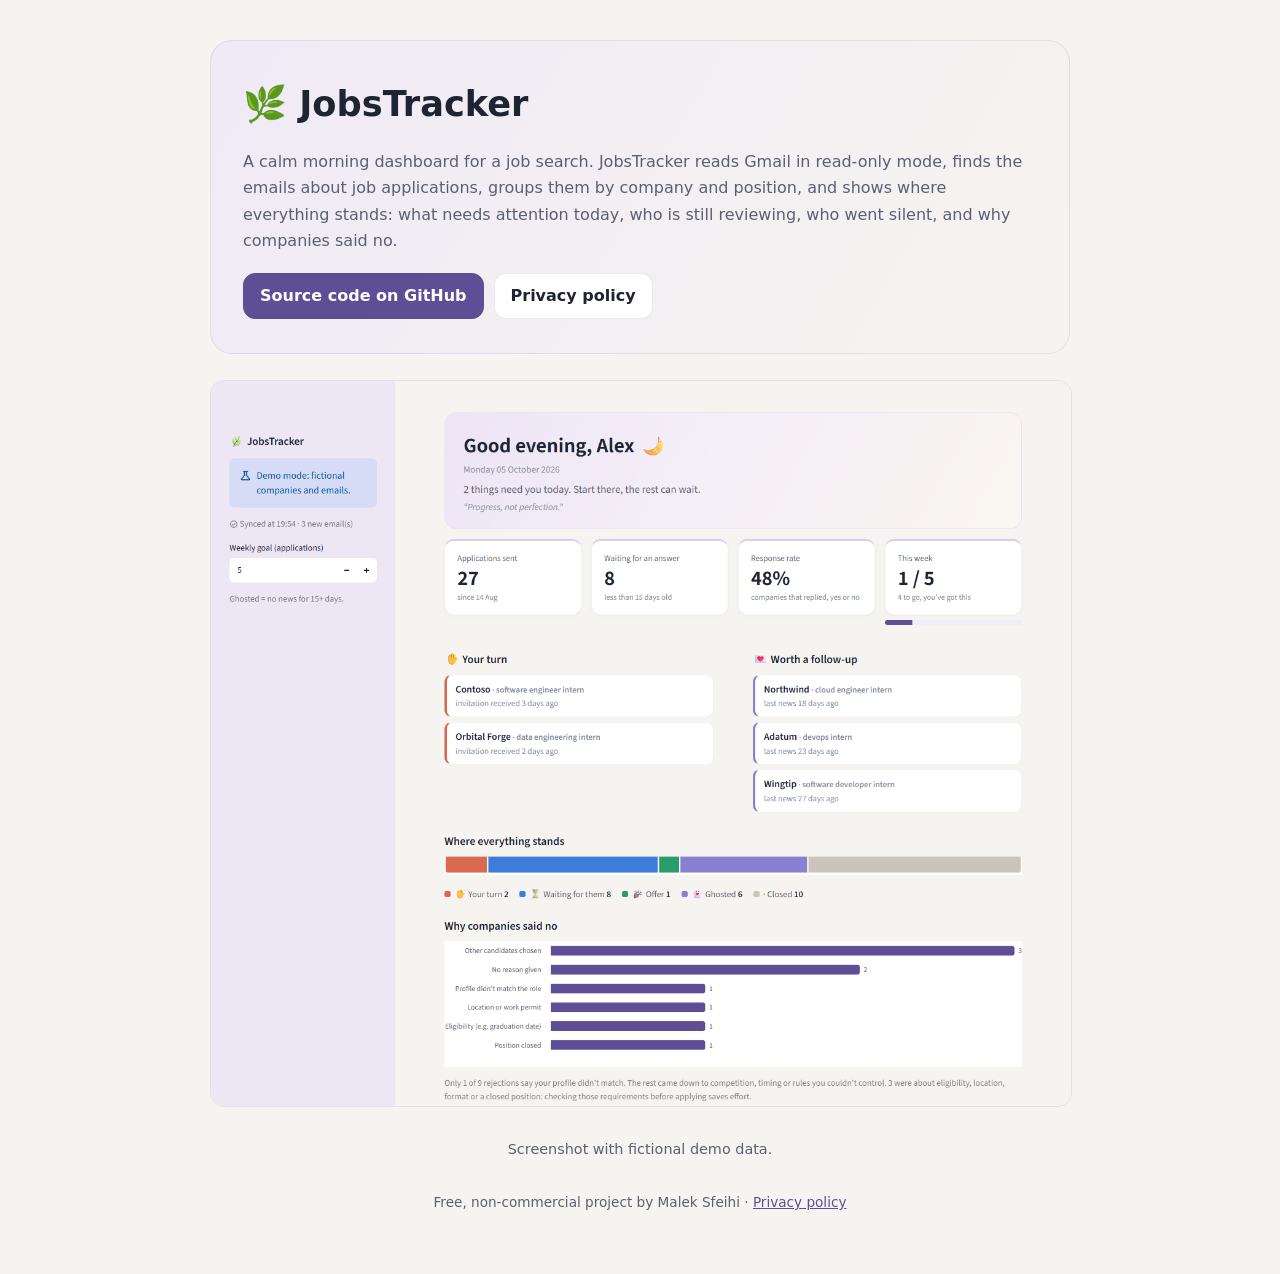
<file: docs/index.html>
<!doctype html>
<html lang="en">
<head>
  <meta charset="utf-8">
  <meta name="viewport" content="width=device-width, initial-scale=1">
  <title>JobsTracker</title>
  <meta name="description" content="JobsTracker: a calm morning dashboard for a job search, built from Gmail (read-only).">
  <link rel="icon" href="data:image/svg+xml,<svg xmlns='http://www.w3.org/2000/svg' viewBox='0 0 100 100'><text y='.9em' font-size='90'>🌿</text></svg>">
  <style>
    :root { --paper: #F6F4F0; --surface: #FFFFFF; --tint: #EFEAF6; --ink: #1F2433; --ink-2: #5B6070; --accent: #5E4E96; --line: rgba(31,36,51,.09); color-scheme: light; }
    @media (prefers-color-scheme: dark) {
      :root { --paper: #17161C; --surface: #201F27; --tint: #2A2635; --ink: #F2F0F7; --ink-2: #C4C0D0; --accent: #B7A9F0; --line: rgba(255,255,255,.09); color-scheme: dark; }
    }
    body { margin: 0; background: var(--paper); color: var(--ink); font: 16px/1.65 system-ui, -apple-system, "Segoe UI", Roboto, sans-serif; }
    main { max-width: 860px; margin: 0 auto; padding: 40px 20px 60px; }
    .hero { background: linear-gradient(120deg, var(--tint), var(--paper)); border: 1px solid var(--line); border-radius: 22px; padding: 34px 32px; }
    h1 { margin: 0 0 6px; font-size: 2.2rem; }
    p { color: var(--ink-2); }
    img { width: 100%; height: auto; border-radius: 14px; border: 1px solid var(--line); margin: 26px 0 8px; }
    .links { display: flex; flex-wrap: wrap; gap: 10px; margin-top: 18px; }
    .links a { padding: 9px 16px; border-radius: 12px; border: 1px solid var(--line); background: var(--surface); color: var(--ink); text-decoration: none; font-weight: 550; }
    .links a.primary { background: var(--accent); border-color: var(--accent); color: #fff; }
    @media (prefers-color-scheme: dark) { .links a.primary { color: #17161C; } }
    footer { color: var(--ink-2); font-size: .85rem; margin-top: 30px; text-align: center; }
    footer a { color: var(--accent); }
  </style>
</head>
<body>
  <main>
    <section class="hero">
      <h1>🌿 JobsTracker</h1>
      <p>
        A calm morning dashboard for a job search. JobsTracker reads Gmail in read-only mode,
        finds the emails about job applications, groups them by company and position, and shows
        where everything stands: what needs attention today, who is still reviewing, who went
        silent, and why companies said no.
      </p>
      <div class="links">
        <a class="primary" href="https://github.com/malek-sfeihi/JobsTracker">Source code on GitHub</a>
        <a href="privacy.html">Privacy policy</a>
      </div>
    </section>
    <img src="dashboard.png" alt="JobsTracker dashboard with fictional demo data">
    <p style="text-align: center; font-size: .9rem;">Screenshot with fictional demo data.</p>
    <footer>Free, non-commercial project by Malek Sfeihi · <a href="privacy.html">Privacy policy</a></footer>
  </main>
</body>
</html>
</file>
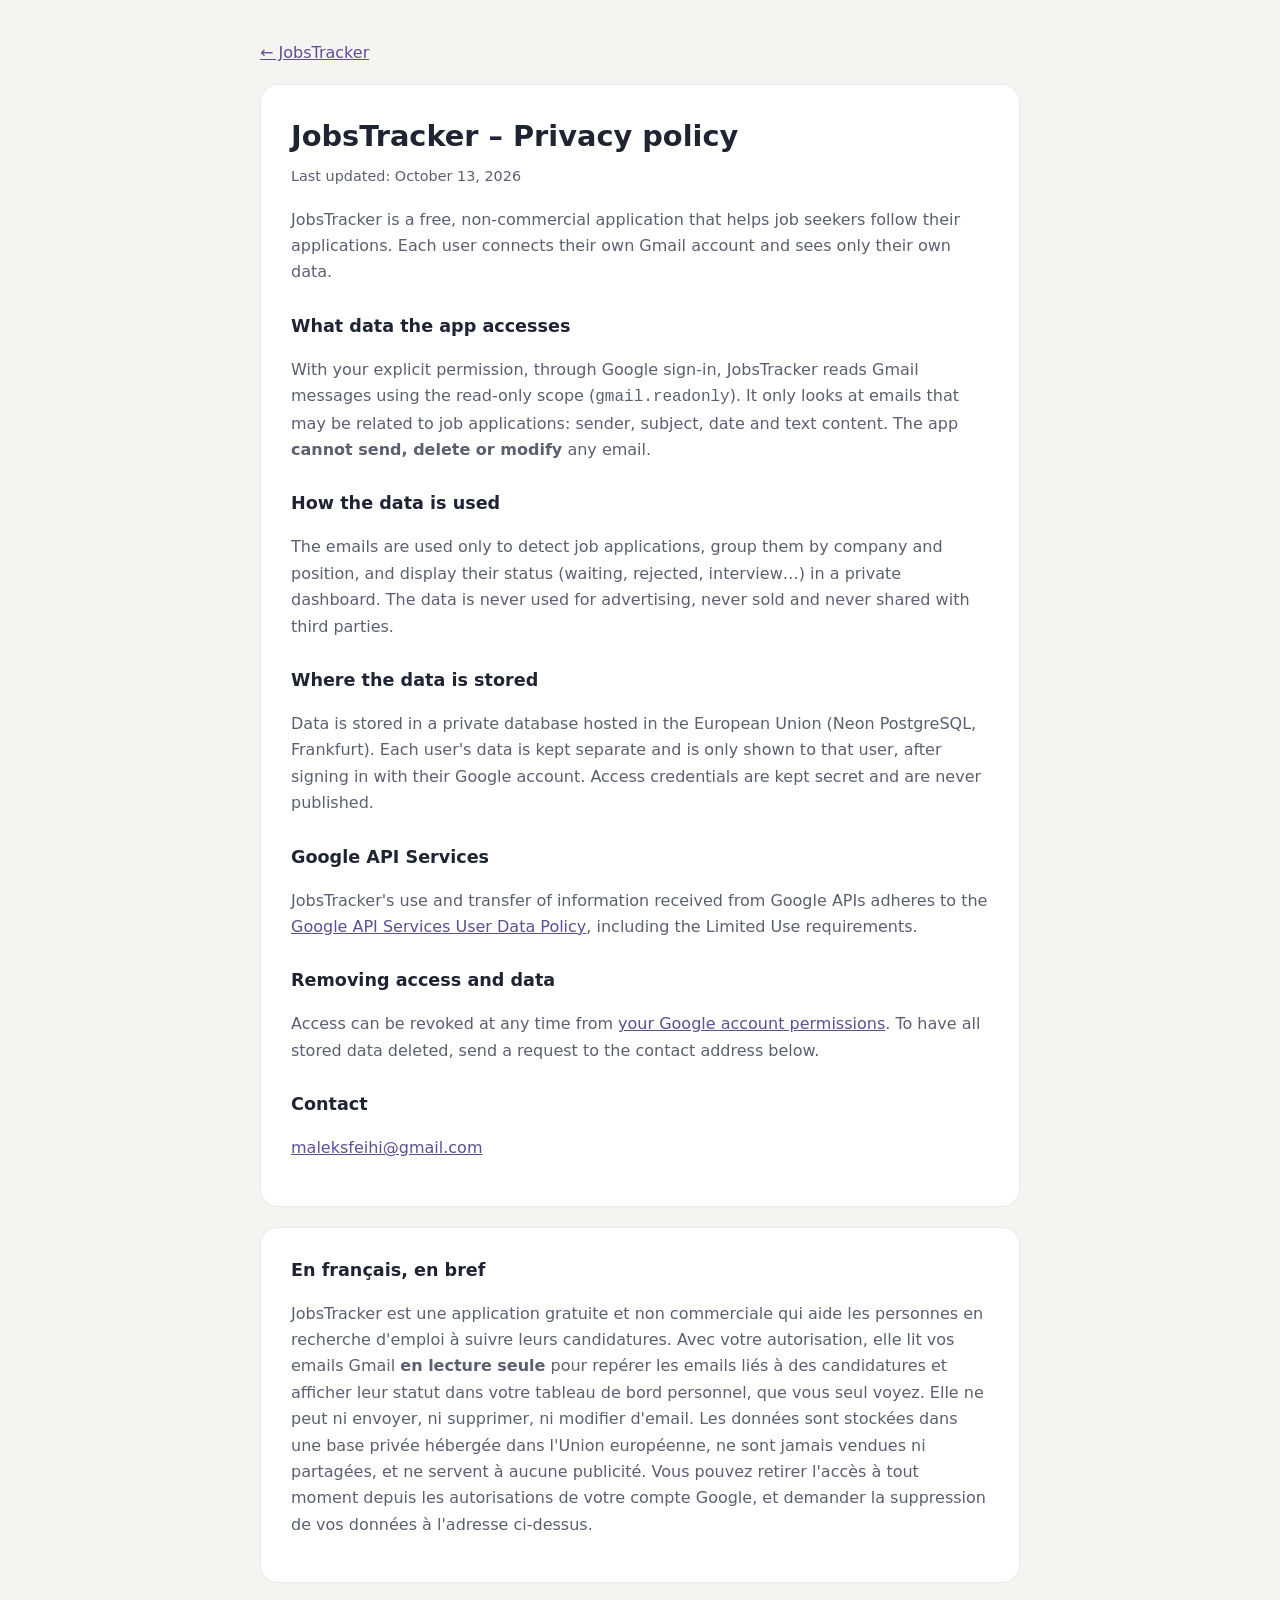
<file: docs/privacy.html>
<!doctype html>
<html lang="en">
<head>
  <meta charset="utf-8">
  <meta name="viewport" content="width=device-width, initial-scale=1">
  <title>JobsTracker · Privacy policy</title>
  <link rel="icon" href="data:image/svg+xml,<svg xmlns='http://www.w3.org/2000/svg' viewBox='0 0 100 100'><text y='.9em' font-size='90'>🌿</text></svg>">
  <style>
    :root { --paper: #F6F4F0; --surface: #FFFFFF; --ink: #1F2433; --ink-2: #5B6070; --accent: #5E4E96; --line: rgba(31,36,51,.09); color-scheme: light; }
    @media (prefers-color-scheme: dark) {
      :root { --paper: #17161C; --surface: #201F27; --ink: #F2F0F7; --ink-2: #C4C0D0; --accent: #B7A9F0; --line: rgba(255,255,255,.09); color-scheme: dark; }
    }
    body { margin: 0; background: var(--paper); color: var(--ink); font: 16px/1.65 system-ui, -apple-system, "Segoe UI", Roboto, sans-serif; }
    main { max-width: 760px; margin: 0 auto; padding: 40px 20px 60px; }
    .card { background: var(--surface); border: 1px solid var(--line); border-radius: 18px; padding: 28px 30px; }
    .card + .card { margin-top: 20px; }
    h1 { font-size: 1.8rem; margin: 0 0 4px; }
    h2 { font-size: 1.1rem; margin: 26px 0 6px; }
    p, li { color: var(--ink-2); }
    a { color: var(--accent); }
    .meta { color: var(--ink-2); font-size: .9rem; margin: 0 0 18px; }
    .back { display: inline-block; margin-bottom: 18px; }
  </style>
</head>
<body>
  <main>
    <a class="back" href="./">← JobsTracker</a>

    <article class="card">
      <h1>JobsTracker – Privacy policy</h1>
      <p class="meta">Last updated: October 13, 2026</p>

      <p>
        JobsTracker is a free, non-commercial application that helps job seekers follow their
        applications. Each user connects their own Gmail account and sees only their own data.
      </p>

      <h2>What data the app accesses</h2>
      <p>
        With your explicit permission, through Google sign-in, JobsTracker reads Gmail messages
        using the read-only scope (<code>gmail.readonly</code>). It only looks at emails that may be
        related to job applications: sender, subject, date and text content.
        The app <strong>cannot send, delete or modify</strong> any email.
      </p>

      <h2>How the data is used</h2>
      <p>
        The emails are used only to detect job applications, group them by company and position,
        and display their status (waiting, rejected, interview…) in a private dashboard.
        The data is never used for advertising, never sold and never shared with third parties.
      </p>

      <h2>Where the data is stored</h2>
      <p>
        Data is stored in a private database hosted in the European Union (Neon PostgreSQL,
        Frankfurt). Each user's data is kept separate and is only shown to that user, after
        signing in with their Google account. Access credentials are kept secret and are never
        published.
      </p>

      <h2>Google API Services</h2>
      <p>
        JobsTracker's use and transfer of information received from Google APIs adheres to the
        <a href="https://developers.google.com/terms/api-services-user-data-policy" target="_blank" rel="noopener">Google API Services User Data Policy</a>,
        including the Limited Use requirements.
      </p>

      <h2>Removing access and data</h2>
      <p>
        Access can be revoked at any time from
        <a href="https://myaccount.google.com/permissions" target="_blank" rel="noopener">your Google account permissions</a>.
        To have all stored data deleted, send a request to the contact address below.
      </p>

      <h2>Contact</h2>
      <p><a href="mailto:maleksfeihi@gmail.com">maleksfeihi@gmail.com</a></p>
    </article>

    <article class="card" lang="fr">
      <h2 style="margin-top: 0;">En français, en bref</h2>
      <p>
        JobsTracker est une application gratuite et non commerciale qui aide les personnes en
        recherche d'emploi à suivre leurs candidatures. Avec votre autorisation, elle lit vos emails
        Gmail <strong>en lecture seule</strong> pour repérer les emails liés à des candidatures et
        afficher leur statut dans votre tableau de bord personnel, que vous seul voyez. Elle ne peut ni
        envoyer, ni supprimer, ni modifier d'email. Les données sont stockées dans une base privée
        hébergée dans l'Union européenne, ne sont jamais vendues ni partagées, et ne servent à
        aucune publicité. Vous pouvez retirer l'accès à tout moment depuis les autorisations de
        votre compte Google, et demander la suppression de vos données à l'adresse ci-dessus.
      </p>
    </article>
  </main>
</body>
</html>
</file>
